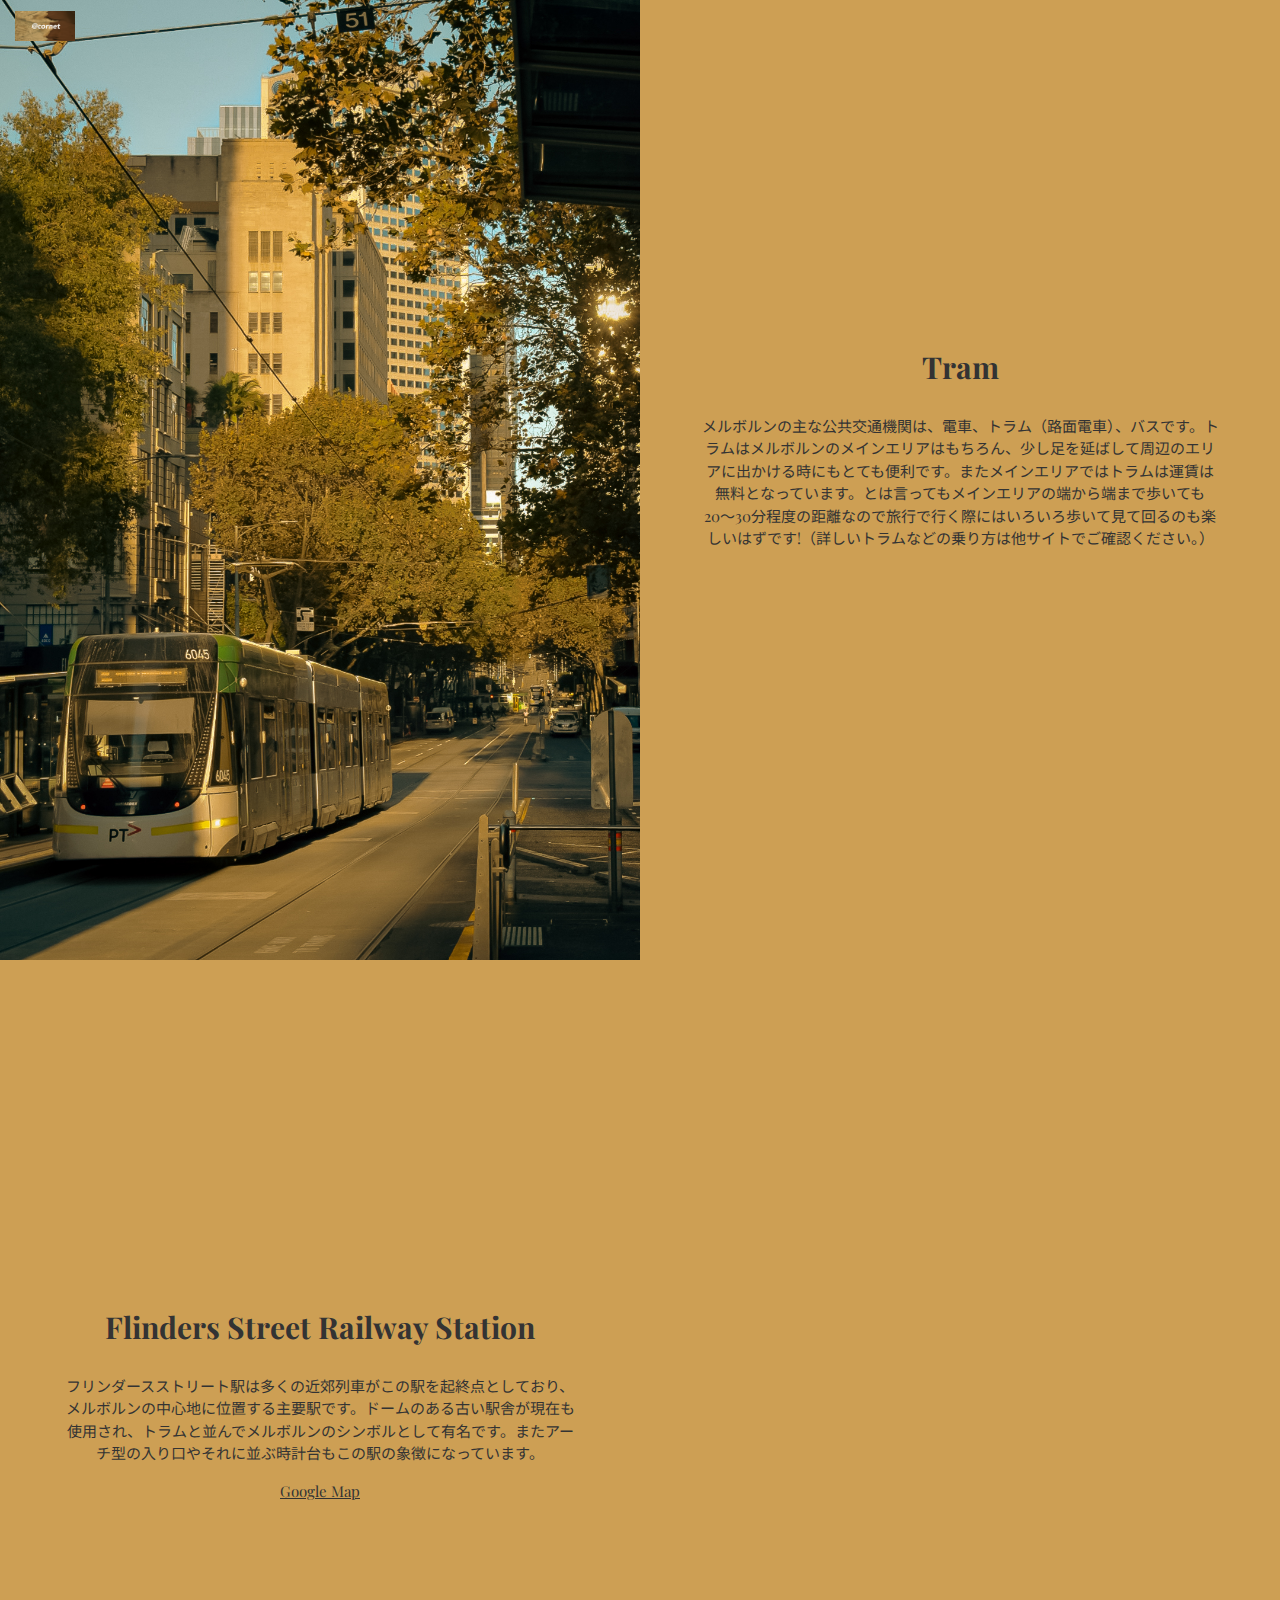
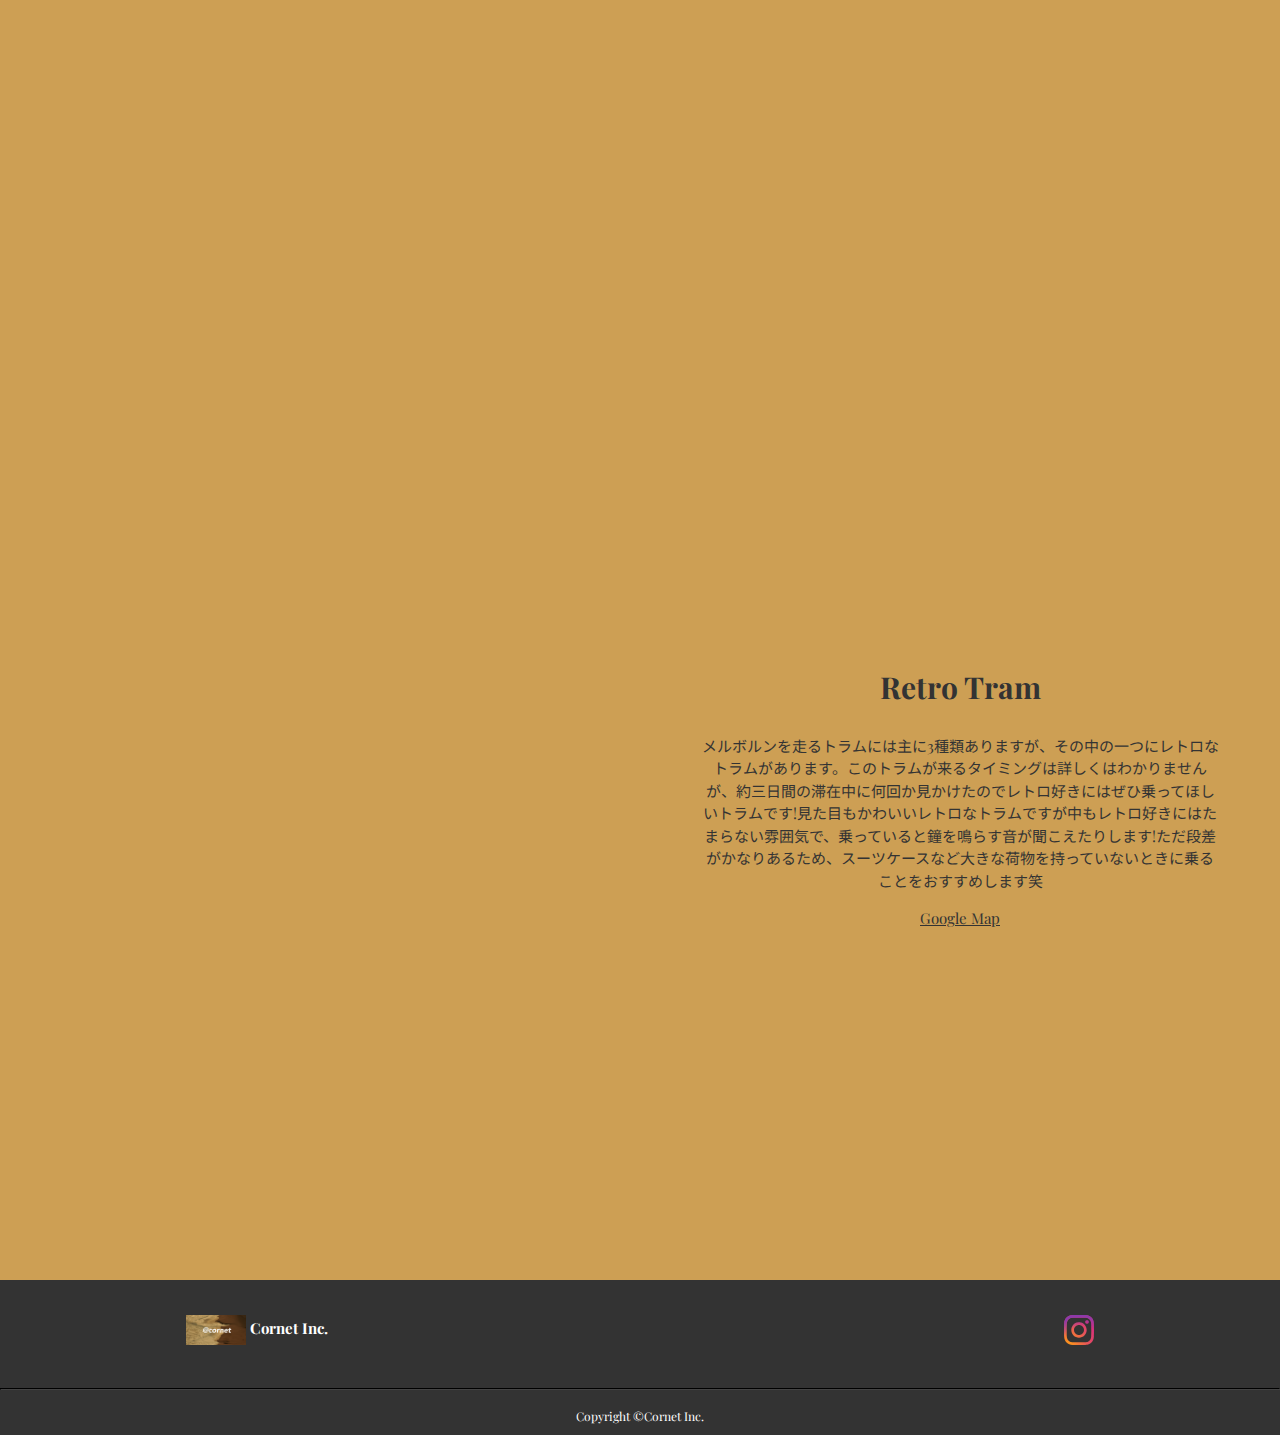
<file: tram.html>
<!DOCTYPE html>
<html lang="ja">
<head>
  <meta charset="UTF-8">
  <meta http-equiv="X-UA-Compatible" content="IE=edge">
  <meta name="viewport" content="width=device-width, initial-scale=1.0">
  <title>Tram</title>
  <meta name="description" content="sample text sample text sample text sample text sample text">

  <link rel="preconnect" href="https://fonts.googleapis.com">
  <link rel="preconnect" href="https://fonts.gstatic.com" crossorigin>
  <link href="https://fonts.googleapis.com/css2?family=Noto+Sans+JP:wght@400;700&family=Oswald:wght@400;500;600&family=Playfair+Display:wght@400;700&family=Raleway:wght@400;500;700&display=swap" rel="stylesheet">

  <link rel="stylesheet" href="./assets/css/sanitize.css">
  <link rel="stylesheet" href="./assets/css/style.css">

  <link rel="apple-touch-icon" sizes="180x180" href="./assets/images/favicon/apple-touch-icon.png">
  <link rel="icon" type="image/png" sizes="32x32" href="./assets/images/favicon//favicon-32x32.png">
  <link rel="icon" type="image/png" sizes="16x16" href="./assets/images/favicon//favicon-16x16.png">
  <link rel="manifest" href="./assets/images/favicon//site.webmanifest">
  <link rel="mask-icon" href="./assets/images/favicon//safari-pinned-tab.svg" color="#5bbad5">
  <meta name="msapplication-TileColor" content="#da532c">
  <meta name="theme-color" content="#ffffff">
</head>
<body>

  <header class="header">
    <h1 class="header-logo">
      <a href="index.html">
        <img class="logo-image" src="./assets/images/logo.jpg" alt="cornet">
      </a>
    </h1>
    <nav class="header-nav">
      <ul class="header-navlist">
        <li class="header-navitem fadeUp delay-01">
          <a href="index.html">Home</a>
        </li>
        <li class="header-navitem fadeUp delay-02">
          <a href="cityscape.html">City</a>
        </li>
        <li class="header-navitem fadeUp delay-03">
          <a href="tram.html">Tram</a>
        </li>
        <li class="header-navitem fadeUp delay-04">
          <a href="nature.html">Nature</a>
        </li>
        <li class="header-navitem fadeUp delay-05">
          <a href="cafe.html">Cafe</a>
        </li>     
      </ul>
    </nav>
  </header>

  <section class="section" id="tram">
    <figure class="feature-content">
      <img class="feature-content-image fade-in fade-bottom" src="./assets/images/tram2.jpg" alt="tram">
      <figcaption class="feature-content-caption">
        <h2 class="feature-content-headline">Tram</h2>
        <p class="feature-content-description">
          メルボルンの主な公共交通機関は、電車、トラム（路面電車）、バスです。トラムはメルボルンのメインエリアはもちろん、少し足を延ばして周辺のエリアに出かける時にもとても便利です。またメインエリアではトラムは運賃は無料となっています。とは言ってもメインエリアの端から端まで歩いても20〜30分程度の距離なので旅行で行く際にはいろいろ歩いて見て回るのも楽しいはずです!（詳しいトラムなどの乗り方は他サイトでご確認ください。）
        </p>
      </figcaption>
    </figure>

    <figure class="feature-content" id="second">
      <figcaption class="feature-content-caption">
        <h2 class="feature-content-headline">Flinders Street Railway Station</h2>
        <p class="feature-content-description">
          フリンダースストリート駅は多くの近郊列車がこの駅を起終点としており、メルボルンの中心地に位置する主要駅です。ドームのある古い駅舎が現在も使用され、トラムと並んでメルボルンのシンボルとして有名です。またアーチ型の入り口やそれに並ぶ時計台もこの駅の象徴になっています。
        </p>
        <a href="https://goo.gl/maps/xxWns2YQCCHtpqHe6" target="_blank">Google Map</a>
      </figcaption>
      <img class="feature-content-image fade-in fade-bottom" src="./assets/images/flindersstation.jpg" alt="Flinders Street Railway Station">
    </figure>

    <figure class="feature-content">
      <img class="feature-content-image fade-in fade-bottom" src="./assets/images/tram.jpg" alt="Tram">
      <figcaption class="feature-content-caption">
        <h2 class="feature-content-headline">Retro Tram</h2>
        <p class="feature-content-description">
          メルボルンを走るトラムには主に3種類ありますが、その中の一つにレトロなトラムがあります。このトラムが来るタイミングは詳しくはわかりませんが、約三日間の滞在中に何回か見かけたのでレトロ好きにはぜひ乗ってほしいトラムです!見た目もかわいいレトロなトラムですが中もレトロ好きにはたまらない雰囲気で、乗っていると鐘を鳴らす音が聞こえたりします!ただ段差がかなりあるため、スーツケースなど大きな荷物を持っていないときに乗ることをおすすめします笑
        </p>
        <a href="https://goo.gl/maps/K8ncKuGkAPP2wUTm7" target="_blank">Google Map</a>
      </figcaption>
    </figure>
  </section>
  <footer class="footer">
    <figure class="footer-information">
      <figcaption class="footer-info">
        <div class="footer-logo">
          <img class="logo-image" src="./assets/images/logo.jpg" alt=""cornet>
          Cornet Inc.
        </div>
        <a href="https://www.instagram.com/cornet.98/" target="_blank">
          <svg xmlns="http://www.w3.org/2000/svg" width="30" height="30" viewBox="0 0 2499.899999999999 2500"><defs><radialGradient id="a" cx="332.14" cy="2511.81" r="3263.54" gradientUnits="userSpaceOnUse"><stop offset=".09" stop-color="#fa8f21"/><stop offset=".78" stop-color="#d82d7e"/></radialGradient><radialGradient id="b" cx="1516.14" cy="2623.81" r="2572.12" gradientUnits="userSpaceOnUse"><stop offset=".64" stop-color="#8c3aaa" stop-opacity="0"/><stop offset="1" stop-color="#8c3aaa"/></radialGradient></defs><path d="M833.4 1250c0-230.11 186.49-416.7 416.6-416.7s416.7 186.59 416.7 416.7-186.59 416.7-416.7 416.7-416.6-186.59-416.6-416.7m-225.26 0c0 354.5 287.36 641.86 641.86 641.86s641.86-287.36 641.86-641.86S1604.5 608.14 1250 608.14 608.14 895.5 608.14 1250m1159.13-667.31a150 150 0 1 0 150.06-149.94h-.06a150.07 150.07 0 0 0-150 149.94M745 2267.47c-121.87-5.55-188.11-25.85-232.13-43-58.36-22.72-100-49.78-143.78-93.5s-70.88-85.32-93.5-143.68c-17.16-44-37.46-110.26-43-232.13-6.06-131.76-7.27-171.34-7.27-505.15s1.31-373.28 7.27-505.15c5.55-121.87 26-188 43-232.13 22.72-58.36 49.78-100 93.5-143.78s85.32-70.88 143.78-93.5c44-17.16 110.26-37.46 232.13-43 131.76-6.06 171.34-7.27 505-7.27s373.28 1.31 505.15 7.27c121.87 5.55 188 26 232.13 43 58.36 22.62 100 49.78 143.78 93.5s70.78 85.42 93.5 143.78c17.16 44 37.46 110.26 43 232.13 6.06 131.87 7.27 171.34 7.27 505.15s-1.21 373.28-7.27 505.15c-5.55 121.87-25.95 188.11-43 232.13-22.72 58.36-49.78 100-93.5 143.68s-85.42 70.78-143.78 93.5c-44 17.16-110.26 37.46-232.13 43-131.76 6.06-171.34 7.27-505.15 7.27s-373.28-1.21-505-7.27M734.65 7.57c-133.07 6.06-224 27.16-303.41 58.06C349 97.54 279.38 140.35 209.81 209.81S97.54 349 65.63 431.24c-30.9 79.46-52 170.34-58.06 303.41C1.41 867.93 0 910.54 0 1250s1.41 382.07 7.57 515.35c6.06 133.08 27.16 223.95 58.06 303.41 31.91 82.19 74.62 152 144.18 221.43S349 2402.37 431.24 2434.37c79.56 30.9 170.34 52 303.41 58.06C868 2498.49 910.54 2500 1250 2500s382.07-1.41 515.35-7.57c133.08-6.06 223.95-27.16 303.41-58.06 82.19-32 151.86-74.72 221.43-144.18s112.18-139.24 144.18-221.43c30.9-79.46 52.1-170.34 58.06-303.41 6.06-133.38 7.47-175.89 7.47-515.35s-1.41-382.07-7.47-515.35c-6.06-133.08-27.16-224-58.06-303.41-32-82.19-74.72-151.86-144.18-221.43S2150.95 97.54 2068.86 65.63c-79.56-30.9-170.44-52.1-303.41-58.06C1632.17 1.51 1589.56 0 1250.1 0S868 1.41 734.65 7.57" fill="url(#a)"/><path d="M833.4 1250c0-230.11 186.49-416.7 416.6-416.7s416.7 186.59 416.7 416.7-186.59 416.7-416.7 416.7-416.6-186.59-416.6-416.7m-225.26 0c0 354.5 287.36 641.86 641.86 641.86s641.86-287.36 641.86-641.86S1604.5 608.14 1250 608.14 608.14 895.5 608.14 1250m1159.13-667.31a150 150 0 1 0 150.06-149.94h-.06a150.07 150.07 0 0 0-150 149.94M745 2267.47c-121.87-5.55-188.11-25.85-232.13-43-58.36-22.72-100-49.78-143.78-93.5s-70.88-85.32-93.5-143.68c-17.16-44-37.46-110.26-43-232.13-6.06-131.76-7.27-171.34-7.27-505.15s1.31-373.28 7.27-505.15c5.55-121.87 26-188 43-232.13 22.72-58.36 49.78-100 93.5-143.78s85.32-70.88 143.78-93.5c44-17.16 110.26-37.46 232.13-43 131.76-6.06 171.34-7.27 505-7.27s373.28 1.31 505.15 7.27c121.87 5.55 188 26 232.13 43 58.36 22.62 100 49.78 143.78 93.5s70.78 85.42 93.5 143.78c17.16 44 37.46 110.26 43 232.13 6.06 131.87 7.27 171.34 7.27 505.15s-1.21 373.28-7.27 505.15c-5.55 121.87-25.95 188.11-43 232.13-22.72 58.36-49.78 100-93.5 143.68s-85.42 70.78-143.78 93.5c-44 17.16-110.26 37.46-232.13 43-131.76 6.06-171.34 7.27-505.15 7.27s-373.28-1.21-505-7.27M734.65 7.57c-133.07 6.06-224 27.16-303.41 58.06C349 97.54 279.38 140.35 209.81 209.81S97.54 349 65.63 431.24c-30.9 79.46-52 170.34-58.06 303.41C1.41 867.93 0 910.54 0 1250s1.41 382.07 7.57 515.35c6.06 133.08 27.16 223.95 58.06 303.41 31.91 82.19 74.62 152 144.18 221.43S349 2402.37 431.24 2434.37c79.56 30.9 170.34 52 303.41 58.06C868 2498.49 910.54 2500 1250 2500s382.07-1.41 515.35-7.57c133.08-6.06 223.95-27.16 303.41-58.06 82.19-32 151.86-74.72 221.43-144.18s112.18-139.24 144.18-221.43c30.9-79.46 52.1-170.34 58.06-303.41 6.06-133.38 7.47-175.89 7.47-515.35s-1.41-382.07-7.47-515.35c-6.06-133.08-27.16-224-58.06-303.41-32-82.19-74.72-151.86-144.18-221.43S2150.95 97.54 2068.86 65.63c-79.56-30.9-170.44-52.1-303.41-58.06C1632.17 1.51 1589.56 0 1250.1 0S868 1.41 734.65 7.57" fill="url(#b)"/></svg>
        </a>
      </figcaption>
    </figure>
    <hr class="footer-line">
    <small class="footer-copy">Copyright &copy;Cornet Inc.</small>
  </footer>

  <script src="./assets/js/plugin/code.jquery.com_jquery-3.7.1.min.js"></script>
  <script src="./assets/js/main.js"></script>

</body>
</html>
</file>
<file: assets/css/sanitize.css>
/* Document
 * ========================================================================== */

/**
 * Add border box sizing in all browsers (opinionated).
 */

*,
::before,
::after {
  box-sizing: border-box;
}

/**
 * 1. Add text decoration inheritance in all browsers (opinionated).
 * 2. Add vertical alignment inheritance in all browsers (opinionated).
 */

::before,
::after {
  text-decoration: inherit; /* 1 */
  vertical-align: inherit; /* 2 */
}

/**
 * 1. Use the default cursor in all browsers (opinionated).
 * 2. Change the line height in all browsers (opinionated).
 * 3. Use a 4-space tab width in all browsers (opinionated).
 * 4. Remove the grey highlight on links in iOS (opinionated).
 * 5. Prevent adjustments of font size after orientation changes in
 *    IE on Windows Phone and in iOS.
 * 6. Breaks words to prevent overflow in all browsers (opinionated).
 */

html {
  cursor: default; /* 1 */
  line-height: 1.5; /* 2 */
  -moz-tab-size: 4; /* 3 */
  tab-size: 4; /* 3 */
  -webkit-tap-highlight-color: transparent /* 4 */;
  -ms-text-size-adjust: 100%; /* 5 */
  -webkit-text-size-adjust: 100%; /* 5 */
  word-break: break-word; /* 6 */
}

/* Sections
 * ========================================================================== */

/**
 * Remove the margin in all browsers (opinionated).
 */

body {
  margin: 0;
}

/**
 * Correct the font size and margin on `h1` elements within `section` and
 * `article` contexts in Chrome, Edge, Firefox, and Safari.
 */

h1 {
  font-size: 2em;
  margin: 0.67em 0;
}

/* Grouping content
 * ========================================================================== */

/**
 * Remove the margin on nested lists in Chrome, Edge, IE, and Safari.
 */

dl dl,
dl ol,
dl ul,
ol dl,
ul dl {
  margin: 0;
}

/**
 * Remove the margin on nested lists in Edge 18- and IE.
 */

ol ol,
ol ul,
ul ol,
ul ul {
  margin: 0;
}

/**
 * 1. Add the correct sizing in Firefox.
 * 2. Show the overflow in Edge 18- and IE.
 */

hr {
  height: 0; /* 1 */
  overflow: visible; /* 2 */
}

/**
 * Add the correct display in IE.
 */

main {
  display: block;
}

/**
 * Remove the list style on navigation lists in all browsers (opinionated).
 */

nav ol,
nav ul {
  list-style: none;
  padding: 0;
}

/**
 * 1. Correct the inheritance and scaling of font size in all browsers.
 * 2. Correct the odd `em` font sizing in all browsers.
 */

pre {
  font-family: monospace, monospace; /* 1 */
  font-size: 1em; /* 2 */
}

/* Text-level semantics
 * ========================================================================== */

/**
 * Remove the gray background on active links in IE 10.
 */

a {
  background-color: transparent;
}

/**
 * Add the correct text decoration in Edge 18-, IE, and Safari.
 */

abbr[title] {
  text-decoration: underline;
  text-decoration: underline dotted;
}

/**
 * Add the correct font weight in Chrome, Edge, and Safari.
 */

b,
strong {
  font-weight: bolder;
}

/**
 * 1. Correct the inheritance and scaling of font size in all browsers.
 * 2. Correct the odd `em` font sizing in all browsers.
 */

code,
kbd,
samp {
  font-family: monospace, monospace; /* 1 */
  font-size: 1em; /* 2 */
}

/**
 * Add the correct font size in all browsers.
 */

small {
  font-size: 80%;
}

/* Embedded content
 * ========================================================================== */

/*
 * Change the alignment on media elements in all browsers (opinionated).
 */

audio,
canvas,
iframe,
img,
svg,
video {
  vertical-align: middle;
}

/**
 * Add the correct display in IE 9-.
 */

audio,
video {
  display: inline-block;
}

/**
 * Add the correct display in iOS 4-7.
 */

audio:not([controls]) {
  display: none;
  height: 0;
}

/**
 * Remove the border on iframes in all browsers (opinionated).
 */

iframe {
  border-style: none;
}

/**
 * Remove the border on images within links in IE 10-.
 */

img {
  border-style: none;
}

/**
 * Change the fill color to match the text color in all browsers (opinionated).
 */

svg:not([fill]) {
  fill: currentColor;
}

/**
 * Hide the overflow in IE.
 */

svg:not(:root) {
  overflow: hidden;
}

/* Tabular data
 * ========================================================================== */

/**
 * Collapse border spacing in all browsers (opinionated).
 */

table {
  border-collapse: collapse;
}

/* Forms
 * ========================================================================== */

/**
 * Remove the margin on controls in Safari.
 */

button,
input,
select {
  margin: 0;
}

/**
 * 1. Show the overflow in IE.
 * 2. Remove the inheritance of text transform in Edge 18-, Firefox, and IE.
 */

button {
  overflow: visible; /* 1 */
  text-transform: none; /* 2 */
}

/**
 * Correct the inability to style buttons in iOS and Safari.
 */

button,
[type="button"],
[type="reset"],
[type="submit"] {
  -webkit-appearance: button;
}

/**
 * 1. Change the inconsistent appearance in all browsers (opinionated).
 * 2. Correct the padding in Firefox.
 */

fieldset {
  border: 1px solid #a0a0a0; /* 1 */
  padding: 0.35em 0.75em 0.625em; /* 2 */
}

/**
 * Show the overflow in Edge 18- and IE.
 */

input {
  overflow: visible;
}

/**
 * 1. Correct the text wrapping in Edge 18- and IE.
 * 2. Correct the color inheritance from `fieldset` elements in IE.
 */

legend {
  color: inherit; /* 2 */
  display: table; /* 1 */
  max-width: 100%; /* 1 */
  white-space: normal; /* 1 */
}

/**
 * 1. Add the correct display in Edge 18- and IE.
 * 2. Add the correct vertical alignment in Chrome, Edge, and Firefox.
 */

progress {
  display: inline-block; /* 1 */
  vertical-align: baseline; /* 2 */
}

/**
 * Remove the inheritance of text transform in Firefox.
 */

select {
  text-transform: none;
}

/**
 * 1. Remove the margin in Firefox and Safari.
 * 2. Remove the default vertical scrollbar in IE.
 * 3. Change the resize direction in all browsers (opinionated).
 */

textarea {
  margin: 0; /* 1 */
  overflow: auto; /* 2 */
  resize: vertical; /* 3 */
}

/**
 * Remove the padding in IE 10-.
 */

[type="checkbox"],
[type="radio"] {
  padding: 0;
}

/**
 * 1. Correct the odd appearance in Chrome, Edge, and Safari.
 * 2. Correct the outline style in Safari.
 */

[type="search"] {
  -webkit-appearance: textfield; /* 1 */
  outline-offset: -2px; /* 2 */
}

/**
 * Correct the cursor style of increment and decrement buttons in Safari.
 */

::-webkit-inner-spin-button,
::-webkit-outer-spin-button {
  height: auto;
}

/**
 * Correct the text style of placeholders in Chrome, Edge, and Safari.
 */

::-webkit-input-placeholder {
  color: inherit;
  opacity: 0.54;
}

/**
 * Remove the inner padding in Chrome, Edge, and Safari on macOS.
 */

::-webkit-search-decoration {
  -webkit-appearance: none;
}

/**
 * 1. Correct the inability to style upload buttons in iOS and Safari.
 * 2. Change font properties to `inherit` in Safari.
 */

::-webkit-file-upload-button {
  -webkit-appearance: button; /* 1 */
  font: inherit; /* 2 */
}

/**
 * Remove the inner border and padding of focus outlines in Firefox.
 */

::-moz-focus-inner {
  border-style: none;
  padding: 0;
}

/**
 * Restore the focus outline styles unset by the previous rule in Firefox.
 */

:-moz-focusring {
  outline: 1px dotted ButtonText;
}

/**
 * Remove the additional :invalid styles in Firefox.
 */

:-moz-ui-invalid {
  box-shadow: none;
}

/* Interactive
 * ========================================================================== */

/*
 * Add the correct display in Edge 18- and IE.
 */

details {
  display: block;
}

/*
 * Add the correct styles in Edge 18-, IE, and Safari.
 */

dialog {
  background-color: white;
  border: solid;
  color: black;
  display: block;
  height: -moz-fit-content;
  height: -webkit-fit-content;
  height: fit-content;
  left: 0;
  margin: auto;
  padding: 1em;
  position: absolute;
  right: 0;
  width: -moz-fit-content;
  width: -webkit-fit-content;
  width: fit-content;
}

dialog:not([open]) {
  display: none;
}

/*
 * Add the correct display in all browsers.
 */

summary {
  display: list-item;
}

/* Scripting
 * ========================================================================== */

/**
 * Add the correct display in IE 9-.
 */

canvas {
  display: inline-block;
}

/**
 * Add the correct display in IE.
 */

template {
  display: none;
}

/* User interaction
 * ========================================================================== */

/*
 * 1. Remove the tapping delay in IE 10.
 * 2. Remove the tapping delay on clickable elements
      in all browsers (opinionated).
 */

a,
area,
button,
input,
label,
select,
summary,
textarea,
[tabindex] {
  -ms-touch-action: manipulation; /* 1 */
  touch-action: manipulation; /* 2 */
}

/**
 * Add the correct display in IE 10-.
 */

[hidden] {
  display: none;
}

/* Accessibility
 * ========================================================================== */

/**
 * Change the cursor on busy elements in all browsers (opinionated).
 */

[aria-busy="true"] {
  cursor: progress;
}

/*
 * Change the cursor on control elements in all browsers (opinionated).
 */

[aria-controls] {
  cursor: pointer;
}

/*
 * Change the cursor on disabled, not-editable, or otherwise
 * inoperable elements in all browsers (opinionated).
 */

[aria-disabled="true"],
[disabled] {
  cursor: not-allowed;
}

/*
 * Change the display on visually hidden accessible elements
 * in all browsers (opinionated).
 */

[aria-hidden="false"][hidden] {
  display: initial;
}

[aria-hidden="false"][hidden]:not(:focus) {
  clip: rect(0, 0, 0, 0);
  position: absolute;
}
</file>
<file: assets/css/style.css>
@charset "UTF-8";
/* Base */
body{
  font-family: 'Playfair Display', 'Noto Sans JP', "Helvetica Neue", "Helvetica", "Hiragino Sans", "Hiragino Kaku Gothic ProN", "Arial", "Yu Gothic", "Meiryo", sans-serif;
  font-size: 15px;
  line-height: 1.5;
  color: #333;
}
a{
  text-decoration: underline;
  color: #333;
}
.logo-image{
  width: 60px;
  height: auto;
}
/* grid */
 .grid{
  margin: 0;
  padding: 0;
  display: flex;
  align-items: center;
  justify-content: center;
}
.grid-item{
  list-style: none;
}
.grid-col-2 > .grid-item{
  width: 50%;
}
.grid-col-4 > .grid-item{
  width: 25%;
}
@media screen and (max-width: 768px){
  .grid{
    display: block;
  }
  .grid-col-2 > .grid-item,
  .grid-col-4 > .grid-item{
    width: 100%;
    margin: 20px 0;
  }
}
/* section */
.section{
  padding: 30px 20px;
}
.section.section-secondary{
  background: #efefef;
}
.section-headline{
  text-align: left;
  padding-left: 20px;
  font-size: 35px;
  font-weight: bold;
  margin: 0 0 30px;
}
@media screen and (max-width: 768px){
  .section{
    padding: 20px 10px;
  }
  .section-headline{
    font-size: 25px;
    margin: 0 0 20px;
  }
}
/* 
mainvisual
 */
.mainvisual{
  width: 100%;
  height: 100vh;
  /* background-image: url(../images/gor4.jpg); */
  background-size: cover;
  background-position: center;
  position: relative;
  overflow: hidden;
 }
 .mainvisual > strong{
   position: absolute;
   z-index: 3;
   top: 50%;
   left: 50%;
   transform: translate(-50%, -50%);
   font-size: 100px;
   color: 	#FFD700;
   font-weight: bold;
   display: block;
   width: 90%;
   text-align: center;
 }
 @media screen and (max-width: 768px){
   .mainvisual >strong{
     font-size: 50px;
   }
 }

 .main {
  position:relative;
  z-index: 1;
  height: 100vh;
}
.slider-item01 {
  background:url(../images/gor4.jpg);
}
.slider-item02 {
  background:url(../images/sunset.jpg);
}
.slider-item03 {
  background:url(../images/seascpe.jpg);
}
.slider-item04 {
  background:url(../images/flinders1.jpg);
}
.slider-item {
  width: 100%;
  height:100vh;
  background-repeat: no-repeat;
  background-position: center;
  background-size: cover;
}

ul{
margin:0;
padding: 0;
list-style: none;
}

.eachTextAnime span{
  opacity: 0;
}
.eachTextAnime.appeartext span{ 
  animation:text_anime_on 1s ease-out forwards; 
}
@keyframes text_anime_on {
  0% {
    opacity:0;
  }
  100% {
    opacity:1;
  }
}

/* 
header 
*/
.header{
  width: 100%;
  display: flex;
  justify-content: space-between;
  align-items: center;
  padding: 0 15px;
  position: fixed;
  z-index: 10;
  top: 0;
  left: 0;
}
.header-logo{
  margin: 0;
}
.header-navlist{
  margin: 0;
  display: flex;
  justify-content: space-between;
  align-items: center;
}
.header-navitem > a{
  /* display: block; */
  padding: 10px;
  color: #333;
  text-decoration: none;
  font-weight: bold;
  border-bottom: 2px solid transparent;
  transition: border-color .30s;
}
.header-navitem > a:hover{
  border-bottom: 2px solid #333;
}

.fadeUp {
animation-name:fadeUpAnime;
animation-duration:0.5s;
animation-fill-mode:forwards;
opacity: 0;
}
@keyframes fadeUpAnime{
  from {
    opacity: 0;
    transform: translateY(100px);
  }

  to {
    opacity: 1;
    transform: translateY(0);
  }
}
.delay-01{
animation-delay: 0.1s;
}
.delay-02{
animation-delay: 0.2s;
}
.delay-03{
animation-delay: 0.3s;
} 
.delay-04{
animation-delay: 0.4s;
}
.delay-05{
animation-delay: 0.5s;
}
.delay-06{
animation-delay: 0.6s;
}

  
@media screen and (max-width: 768px){
  .header{
    font-size: 12px;
  }
}
/* 
about 
*/
.section-about{
  padding: 0;
}
.about{
  margin: 0;
  display: flex;
}
.about img{
  width: 45%;
}
.about-caption{
  padding: 80px 60px 0px 60px;
}
.about-headline{
  margin: 0 0 20px;
  font-size: 30px;
}
@media screen and (max-width: 768px){
  .about{
    display: block;
    padding: 20px;
  }
  .about img{
    width: 100%;
  }
  .about-caption{
    padding: 30px 30px 10px 30px;
  }
  .about-headline{
    font-size: 25px;
    text-align: center;
  }
}

.blur{
  animation-name:blurAnime;
  animation-duration:2s;
  animation-fill-mode:forwards;
}

@keyframes blurAnime{
  from {
  filter: blur(10px);
  transform: scale(1.02);
  opacity: 0;
  }

  to {
  filter: blur(0);
  transform: scale(1);
  opacity: 1;
  }
}
 
.blurTrigger{
    opacity: 0;
}

/* 
feature
 */
.feature{
  text-align: left;
  padding: 0 15px;
}
.feature-img{
  /* margin: 0 0 20px; */
  cursor: pointer;
  overflow: hidden;
  margin-bottom: 10px;
  padding: 10px;
}
.feature-image{
  width: 100%;
  height: 450px;
  object-fit: cover;
  transition: transform .6s ease;
}
.feature-image:hover{
  opacity: 0.7;
  transform: scale(1.1)
}
.feature-headline{
  font-weight: bold;
  /* margin: 0 0 10px; */
  margin: 10px 0 10px 0;
}
.feature-headline > a{
  color: #333;
  font-size: 20px;
  /* text-decoration: underline; */
}
.feature-headline > a:hover{
  opacity: 0.7;
}
.feature-description{
  margin: 0 0 20px;
}


.btnarrow5{
  position: relative;
  padding: 4px 20px;
  display: inline-block;
  text-align: center;
  text-decoration: none;
  color: #333;
  outline: none;
  transition: all .2s linear;
}
.btnarrow5::before{
  content:"";
  position: absolute;
  top:50%;
  right:-26px;
  width:40px;
  height:1px;
  background:#333;
  transition: all .2s linear;
}
.btnarrow5::after{
  content:"";
  position: absolute;
  top: 20%;
  right: -21px;
  width:1px;
  height:12px;
  background:#333;
  transform:skewX(45deg);
  transition: all .2s linear;
}
.btnarrow5:hover::before{
  right:-30px;
}
.btnarrow5:hover::after{
  right:-25px;
}

@media screen and (max-width: 768px){
  .feature-image{
    width: 100%;
    height: auto;
  }
}
/* 
card
 */
.card{
  width: 100%;
  padding: 0 30px;
}
.card-link{
  display: block;
  color: #333;
  text-decoration: none;
  position: relative;
  transition: background-color .25s;
}
.card-link:hover{
  background-color: #eee;
}
.card-label{
  position: absolute;
  left: 0;
  top: 0;
  background-color: #999;
  color: #fff;
  display: block;
  padding: 5px 10px;
  font-size: 12px;
}
.card-image{
  width: 100%;
  height: auto;
}
.card-info{
  padding: 5px 10px;
}
.card-headline{
  margin: 0;
}
.card-description{
  margin: 0;
}
@media screen and (max-width: 768px){
  .card{
    width: 100%;
    padding: 0 20px;
  }
  .card-headline{
    font-size: 20px;
  }
}
/* 
avator
 */
.avator{
  display: flex;
  flex-direction: row-reverse;
  align-items: center;
  justify-content: start;
  padding: 10px;
}
.avator-name{
  font-weight: bold;
  padding-left: 15px;
}
.avator-image{
  margin: 0;
  border-radius: 50%;
  overflow: hidden;
  width: 30px;
  height: 30px;
}
/* slider */
#slider{
  padding: 15px 10px;
}
.gallery{
  text-decoration: underline;
  color: #333;
}
#slider a:hover{
  opacity: 0.7;
}
.slider{
  width: 70%;
  margin: 50px auto;
}
.slider img{
  width: 100%;
}
@media screen and (max-width: 768px){
  #slider .section-headline {
   
    margin: 0 0 10px;
  }
  .slider{
    width: 90%;
    margin: 50px auto;
    margin-top: 10px;
  }
}
/* 
footer
*/
.footer{
  background-color: #333;
  color: #fff;
}
.footer-information{
  margin: 0;
  padding: 20px 15px;
  display: flex;
  justify-content: center;
}
.footer-info{
  display: flex;
  justify-content: space-between;
  width: 75%;
  padding: 15px;
}
.footer-logo{
  font-size: 15px;
  font-weight: bold;
}
.footer-line{
  border-color: #444;
}
.footer-copy{
  display: block;
  text-align: center;
  padding: 10px;
}
@media screen and (max-width: 768px){
  .footer-information{
    padding: 15px;
    display: block;
  }
  .footer-info{
    width: 100%;
    text-align: center;
  }
  .footer-logo{
    font-size: 15px;
    font-weight: bold;
  }
}


/* 
feature-content-page
*/
#cityscape{
  background-color: #cd9046;
  padding: 0;
}
#tram{
  background-color: #cd9f54;
  padding: 0;
}
#nature{
  background-color: #6e6b3b;
  padding: 0;
}
#cafe{
  background-color: #937f56;
  padding: 0;
}
.feature-content{
  margin: 0;
  display: flex;
  padding: 0;
  text-align: center;
  overflow: hidden;
}
.feature-content-image{
  width: 50%;
  height: auto;
  
  object-fit: cover;
  transition: transform .6s ease;
} 
.feature-content-image:hover{
  transform: scale(1.05); 
}
.feature-content-caption{
  width: 50%;
  padding: 30px;
  padding-top: 25%;
}
.feature-content-headline{
  font-size: 30px;
}
.feature-content-description{
  padding: 0 30px;
}

/* 
jquery
*/

.fade-in{
  opacity: 0;
  transition-duration: 900ms;
  transition-property: opacity, transform;
}
.fade-top{
  transform:translate(0,-70px);
}
.fade-bottom{
  transform:translate(0,100px);
}
.fade-left{
  transform:translate(70px,0);
}
.fade-right{
  transform:translate(-70px,0);
}
.scroll-in{
  opacity: 1;
  transform:translate(0,0);
}
@media screen and (max-width: 768px){
  .feature-content{
    flex-direction: column;
  }
  .feature-content-image{
    width: 100%;
    margin-bottom: 10px;
  }
  .feature-content-caption{
    width: 100%;
    padding: 50px;
    padding-top: 5%;
  }
  .feature-content-description{
    padding: 0;
  }
  #second{
    flex-direction: column-reverse;
  }
}
/* 
blog
 */
 #blog{
   background-color: #D2B48C;
   color: rgb(255, 255, 255);
   color: #333;
   
 }
 .blog-top{
   padding-top: 50px;
   margin: 0;
   display: flex;
 }
 .blog-top-caption{
   padding: 20px;
 }
 .blog-headline{
  margin: 0 0 20px;
  font-size: 30px;
}
 .blog-top-image{
   width: 70%;
 }
 .horizontal{
   margin: 50px 10px;
 }
 .blog img{
   display: block;
 }
.blog{
  margin-bottom: 50px;
}
.blog-title{
  margin: 0;
}
.blog-time{
  margin: 0 0 10px 0;
}
.blog-image{
  width: 600px;
  height: 400px;
  object-fit: cover;
  padding-bottom: 20px;
}
.blog-image1{
  width: 400px;
  padding-bottom: 20px;
}
.blog-description{
  margin-top: 0;
}
.blog-top-caption  a{
  text-decoration: underline;
  color: #333;
}
.blog > a{
  text-decoration: underline;
  color: #333;
}

@media screen and (max-width: 768px){
  .blog-top{
    /* display: block; */
    flex-direction: column-reverse;
  }
  .horizontal{
    margin: 20px 10px;
  }
  .blog{
    margin: 0 0 50px;
  }
  .blog-caption{
    width: 100%;
  }
  .blog-headline{
    margin: 0 0 20px;
    font-size: 25px;
  }
  .blog-top-image{
    width: 100%;
  }
  .blog-image{
    width: 100%;
    height: auto;
    object-fit: cover;
  }
  .blog-image1{
    width: 100%;
    object-fit: cover;
  }
}
/* gallery page*/
.container{
  width: 90%;
  margin: 0 auto;
 
}
.masonry{
  list-style: none;
  margin: 0 auto;

}
.item{
  width: 300px;
  margin-bottom: 15px;
}
.item img{
  width: 100%;
}
</file>
